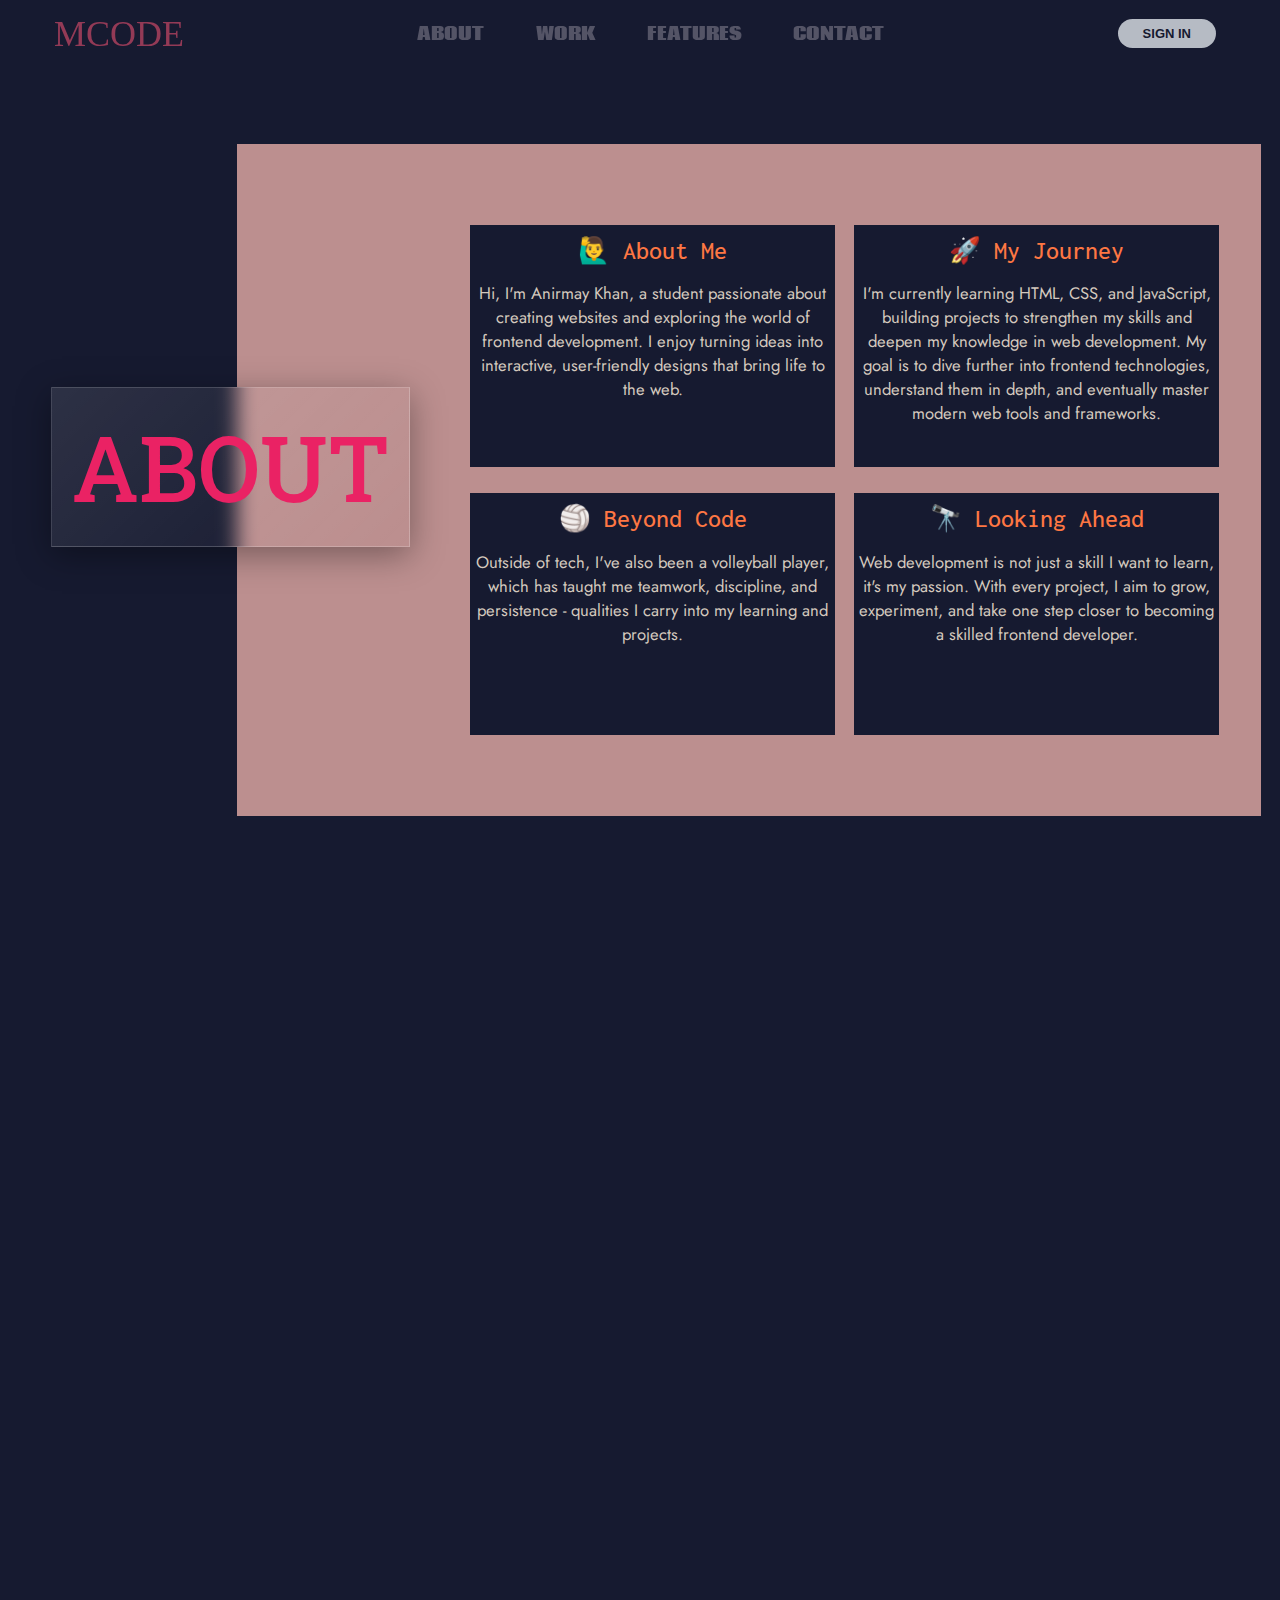
<file: about_page.html>
<!DOCTYPE html>
<html lang="en">
<head>
  <meta charset="UTF-8">
  <meta name="viewport" content="width=device-width, initial-scale=1.0">
  <link rel="stylesheet" href="about_page.css">
  <link rel="stylesheet" href="https://unpkg.com/aos@next/dist/aos.css" />
  <link rel="preconnect" href="https://fonts.googleapis.com">
<link rel="preconnect" href="https://fonts.gstatic.com" crossorigin>
<link href="https://fonts.googleapis.com/css2?family=Inconsolata:wght@200..900&family=Jost:ital,wght@0,100..900;1,100..900&family=Roboto+Slab:wght@100..900&display=swap" rel="stylesheet">
<script src="https://unpkg.com/aos@next/dist/aos.js"></script>

  <title>Document</title>
</head>
<body>
  <!-- I just copy and paste it (nav bar) from index.html and index.css because I dont know how to fetch the hole nav bar from index file to about_page file using java script🥲🥲🥲 -->
  <!---------------------------------------------Nav Bar Section---------------------------------------------------->
  <header>
      <div class="header-wrapper">
        <div class="brand">
          <input type="checkbox" class="menu-toggle" id="menuToggle"  />
          <label for="menuToggle" class="container" data-aos="fade-down" data-aos-duration="1000">
            <div class="box line1"></div>
            <div class="box line3"></div>
            <div class="box line2"></div>
          </label>
          <a href="index.html"><p id="heading" data-aos="fade-down" data-aos-duration="1500">MCODE</p></a>
        </div>

        <nav class="desktop-nav">
          <a href="#" class="a" data-aos="fade-down" id="about_button" data-aos-duration="1500">ABOUT</a>
          <a href="#" class="a" data-aos="fade-down" id="work_button" data-aos-duration="2000">WORK</a>
          <a href="#" class="a" data-aos="fade-down" id="features_button" data-aos-duration="2500">FEATURES</a>
          <a href="#" class="a" data-aos="fade-down" id="contact_button" data-aos-duration="3000">CONTACT</a>
        </nav>

        <button id="signin" data-aos="fade-down" data-aos-duration="3000">SIGN IN</button>

        <nav class="mobile-nav" id="mobileNav">
          <ul>
            <li><a href="#" id="about_button_mobile">ABOUT</a></li>
            <li><a href="#" id="work_button_mobile">WORK</a></li>
            <li><a href="#" id="features_button_mobile">FEATURES</a></li>
            <li><a href="#" id="contact_button_mobile">CONTACT</a></li>
          </ul>
        </nav>
      </div>
    </header>
    <!-------------------------------------------End Nav Bar Section-------------------------------------------------->
    <!----------------------------------------------------For desktop view------------------------------------------->
    <content>
      <div class="border" id="border_1">
        <div class="heading" id="heading_1"><p class="heading_p" id="heading_p_1" data-aos="fade-right"
     data-aos-anchor="#example-anchor"
     data-aos-offset="500"
     data-aos-duration="2500">ABOUT</p></div>
        <div class="page" id="page1" data-aos="zoom-in" data-aos-duration="1000">          
          <div class="main_container" id="main_container_1">
            <div class="row" id="row_1">
              <div class="card" id="card_1" data-aos="fade-zoom-in"
     data-aos-easing="ease-in-back"
     data-aos-delay="900"
     data-aos-offset="0">
                <p class="heading_main_p">
                  🙋‍♂️ About Me
                </p>
                <p class="main_p">
                  Hi, I'm Anirmay Khan, a student passionate about creating websites and exploring the world of frontend development. I enjoy turning ideas into interactive, user-friendly designs that bring life to the web.
                </p>
              </div>
              <div class="card" id="card_2" data-aos="fade-zoom-in"
     data-aos-easing="ease-in-back"
     data-aos-delay="950"
     data-aos-offset="0">
                <p class="heading_main_p">
                  🚀 My Journey
                </p>
                <p class="main_p">
                  I'm currently learning HTML, CSS, and JavaScript, building projects to strengthen my skills and deepen my knowledge in web development. My goal is to dive further into frontend technologies, understand them in depth, and eventually master modern web tools and frameworks.
                </p>
              </div>
            </div>
            <div class="row" id="row_2" >
              <div class="card" id="card_3" data-aos="fade-zoom-in"
     data-aos-easing="ease-in-back"
     data-aos-delay="1000"
     data-aos-offset="0">
                <p class="heading_main_p">
                  🏐 Beyond Code
                </p>
                <p class="main_p">
                  Outside of tech, I've also been a volleyball player, which has taught me teamwork, discipline, and persistence - qualities I carry into my learning and projects.
                </p>
              </div>
              <div class="card" id="card_4" data-aos="fade-zoom-in"
     data-aos-easing="ease-in-back"
     data-aos-delay="1050"
     data-aos-offset="0">
                <p class="heading_main_p">
                  🔭 Looking Ahead
                </p>
                <p class="main_p">
                  Web development is not just a skill I want to learn, it's my passion. With every project, I aim to grow, experiment, and take one step closer to becoming a skilled frontend developer.
                </p>
              </div>
            </div>
          </div>
        </div>
      </div>

      <div class="border" id="border_2">
        <div class="heading" id="heading_2"><p class="heading_p" id="heading_p_2">WORK</p></div>
        <div class="page" id="page2">          
          <div class="main_container" id="main_container_2">
            <div class="row" id="row_3">
              <div class="card" id="card_5">
                <p class="heading_main_p">
                  📌 Project 1 - Group Webpage Project
                </p>
                <p class="main_p">
                 As part of a group project, I developed the Sign In page and contributed to smaller frontend tasks. My focus was on creating a simple and user-friendly layout using HTML, CSS, and <br> (Built with: HTML, CSS, JavaScript) <br> <p id="link"><a href="https://github.com/priyotosh22/streetsupply">🔗 Click Here</a></p>
                </p>
              </div>
              <div class="card" id="card_6">
                <p class="heading_main_p">
                  📌 Project 2 - Personal Portfolio Website
                </p>
                <p class="main_p">
                  This is my first solo project — a responsive portfolio website designed to showcase my learning journey, skills, and future work. I built it using HTML, CSS, and JavaScript. <br> (Built with: HTML, CSS, JavaScript) <br> <p id="link"><a href="https://anirmay-portfolio.netlify.app/">🔗 Click Here</a></p>
                </p>
              </div>
            </div>
            <div class="row" id="row_4">
              <div class="card" id="card_7">
                <p class="heading_main_p">
                  💼 Web Development Intern — Zaalima Development
                </p>
                <p class="main_p">
                  Worked as a Web Development Intern focusing on frontend development. Duration : 25 Aug 2025 - 25 Nov 2025.Collaborated with the team to develop responsive and user-friendly web pages. Learned industry practices like version control (Git/GitHub) and teamwork in real projects.
                </p>
              </div>
            </div>
          </div>
        </div>
      </div>

      <div class="border" id="border_3">
        <div class="heading" id="heading_3"><p class="heading_p" id="heading_p_3">FEATURES</p></div>
        <div class="page" id="page3">          
          <div class="main_container" id="main_container_3">
            <div class="row" id="row_5">
              <div class="card" id="card_9">
                <p class="heading_main_p">
                  📱 Responsive Design
                </p>
                <p class="main_p">
                  The website is fully responsive, adjusting smoothly to desktops, tablets, and mobiles for a consistent experience everywhere.
              </div>
              <div class="card" id="card_10">
                <p class="heading_main_p">
                  🧭 Simple Navigation
                </p>
                <p class="main_p">
                  Clean and easy navigation makes it simple for visitors to move across sections like About, Work, Features, and Contact.
                </p>
              </div>
            </div>
            <div class="row" id="row_6">
              <div class="card" id="card_11">
                <p class="heading_main_p">
                  🎨 Modern UI
                </p>
                <p class="main_p">
                  With a dark theme, clear fonts, and smooth transitions, the design feels professional and user-friendly.
                </p>
              </div>
              <div class="card" id="card_12">
                <p class="heading_main_p">
                  🌟 Showcase Ready
                </p>
                <p class="main_p">
                  Built as a portfolio, this site highlights my projects, skills, and internship journey in an organized way.
                </p>
              </div>
            </div>
          </div>
        </div>
      </div>

      <div class="border" id="border_4">
        <div class="heading" id="heading_4"><p class="heading_p" id="heading_p_4">CONTACT</p></div>
        <div class="page" id="page4">          
          <div class="main_container" id="main_container_4">
          <div class="row_for_4">
            <div class="card" id="card_13">
              <div class="feedback">
                <input name="feedback_name" placeholder="Name" id="feedback_name" type="text" required />
                <input name="feedback_phome" placeholder="Phone" id="feedback_phone" type="tel" required />
                <input name="feedback_email" placeholder="Email" id="feedback_email" type="email" required />
                <textarea name="feedback_message" placeholder="Message" id="feedback_message" type="text" rows="5" cols="30" required ></textarea>
                <button class="feedback_button">CONTACT US</button>
              </div>
            </div>
          </div>
          </div>
        </div>
      </div>
    </content>

    <!----------------------------------------------------For mobile view------------------------------------------->
    
   

    <section>
      
    </section>
<script src="about_page.js"></script>
<script>
  AOS.init();
</script>
</body>
</html>
</file>
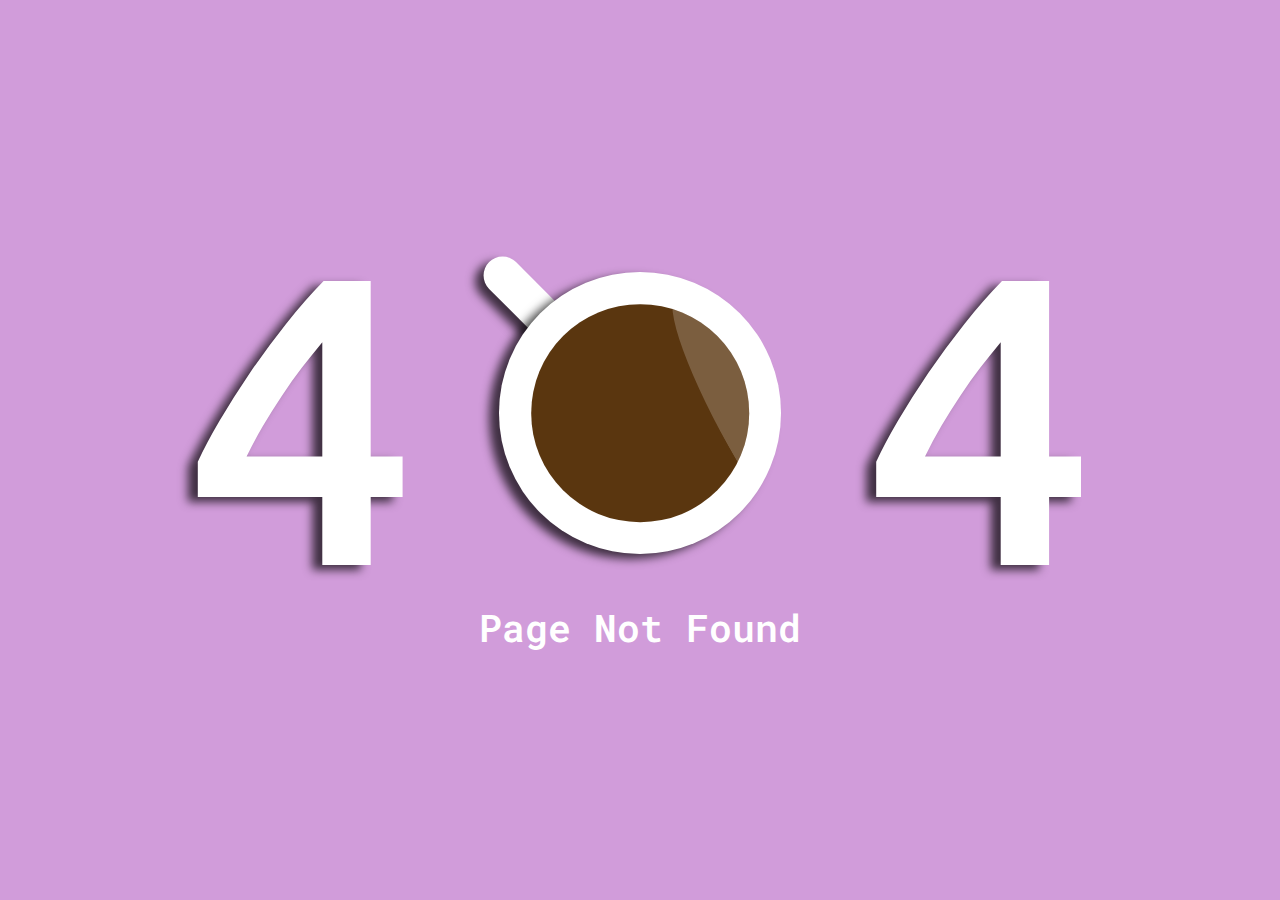
<file: error_page.html>
<!DOCTYPE html>
<html lang="en">
<head>
    <meta charset="UTF-8">
    <meta name="viewport" content="width=device-width, initial-scale=1.0">
    <link rel="stylesheet" href="error_page.css">
    <title>error_page</title>
    <link rel="preconnect" href="https://fonts.googleapis.com">
<link rel="preconnect" href="https://fonts.gstatic.com" crossorigin>
<link rel="preconnect" href="https://fonts.googleapis.com">
<link rel="preconnect" href="https://fonts.gstatic.com" crossorigin>
<link href="https://fonts.googleapis.com/css2?family=Roboto+Mono:ital,wght@0,100..700;1,100..700&family=Ubuntu:ital,wght@0,300;0,400;0,500;0,700;1,300;1,400;1,500;1,700&display=swap" rel="stylesheet">
</head>
<body>
    <span class="error_code">
        <h1><span class="for_4">4</span> 
        <span class="zero_wrapper">
            <div class="for_stick"></div>
            <div class="for_upper_0"></div>
            <div class="for_below_0">
                <div class="highlight"></div>
            </div>
        </span>
        <span class="for_4">4</span>
        </h1>
        <p>Page Not Found</p>
    </span>
</body>
</html>
</file>
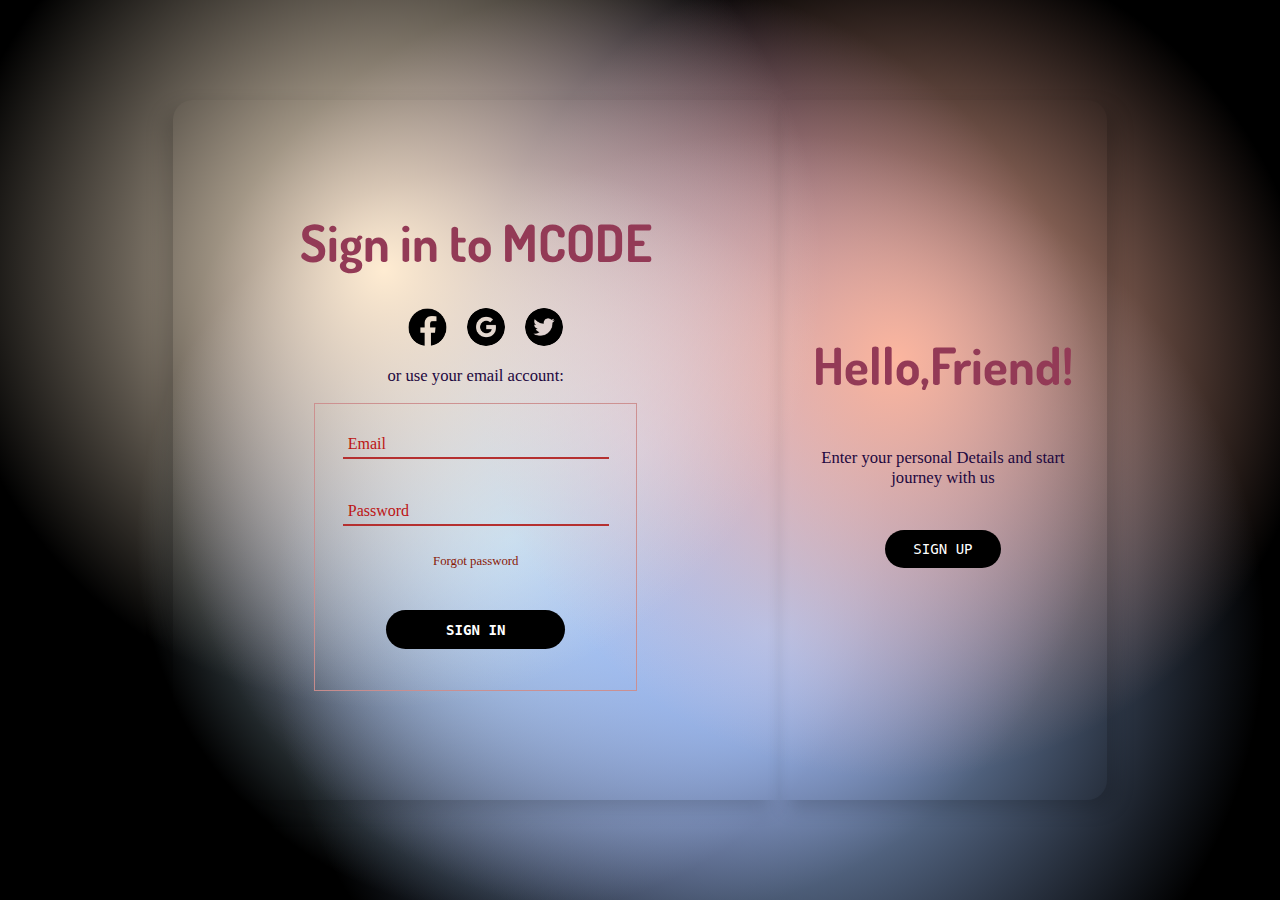
<file: login_page(mobile).html>
<!DOCTYPE html>
<html lang="en">
  <head>
    <meta charset="UTF-8" />
    <meta name="viewport" content="width=device-width, initial-scale=1.0" />
    <link rel="stylesheet" href="login_page(mobile).css" />
    <title>Register Page</title>
    <link rel="stylesheet" href="https://unpkg.com/aos@next/dist/aos.css" />
    <link rel="preconnect" href="https://fonts.googleapis.com">
    <link rel="preconnect" href="https://fonts.gstatic.com" crossorigin>
    <link href="https://fonts.googleapis.com/css2?family=Dosis:wght@200..800&display=swap" rel="stylesheet">
  </head>
  <body>
  <div class="fix_part_desktop">
    <!--==================== For desktop view only ========================-->
    <!------------------ FOR SIGNIN PAGE ------------------->
    <div class="for_signin">
      <div class="body1" id="sign_in">
        <h1 class="sign_in_body">Sign in to MCODE</h1>
        <form action="">
          <span id="signup-span">
            <a href="error_page.html" id="signin_facebook"></a>
            <a href="error_page.html" id="signin_google"></a>
            <a href="error_page.html" id="signin_twitter"></a>
          </span>
          <p class="sign_in_p">or use your email account:</p>
          <div class="sign_in_inside">
            <div class="input-group">
              <input name="email" id="signin-email" type="text" required />
              <label for="signin-email">Email</label>
            </div>
            <div class="input-group">
              <input name="password" id="signin-password" type="password" required />
              <label for="signin-password">Password</label>
            </div>
            <a href="error_page.html" class="forgot_password">Forgot password</a>
            <button class="sign_in_button">SIGN IN</button>
          </div>
        </form>
      </div>


      <div class="body1" id="sign_up">
        <h1 class="sign_in_body">Hello,Friend!</h1>
        <p class="sign_in_p">Enter your personal Details and start journey with us</p>
        <button class="sign_up_button">SIGN UP</button>
      </div>
    </div>





    <!------------------ FOR SIGNUP PAGE ------------------->
    <div class="for_signup">
        <div class="body2" id="sign_in1">
          <h1 class="sign_in_body">Welcome Back!</h1>
          <p class="sign_in_p">To keep connected with us, please login
            with your personal information</p>
          <button class="sign_up_button1">SIGN IN</button>
        </div>


      <div>
        <div class="body2" id="sign_up1">
        <h1 class="sign_in_body">Create Account</h1>
        <form action="">
          <span id="signup-span">
            <a href="error_page.html" id="signin_facebook"></a>
            <a href="error_page.html" id="signin_google"></a>
            <a href="error_page.html" id="signin_twitter"></a>
          </span>
          <p class="sign_in_p">or use your email for registration :</p>
          <div class="sign_in_inside">
            <div class="input-group">
              <input name="text" id="signin-username" type="text" required />
              <label for="signin-username">Username</label>
            </div>
            <div class="input-group">
              <input name="text" id="signin-email1" type="email" required />
              <label for="signin-email1">Email</label>
            </div>
            <div class="input-group">
              <input name="Phone" id="signin-phone" type="tel" required />
              <label for="signin-phone">Phone no</label>
            </div>
            <div class="input-group">
              <input name="password" id="signin-password1" type="password" required />
              <label for="signin-password1">Password</label>
            </div>
            <button class="sign_in_button1">SIGN UP</button>
          </div>
        </form>
        </div>
      </div>
    </div>
  </div>





  <!--==================== For mobile view only ========================-->
  <!------------------ FOR SIGNIN PAGE ------------------->
  
  <div class="fix_part_mobile">
      <div class="fix_part1">
          <a href=""><div class="fix_part1_signin">SIGN IN</div></a>
          <a href=""><div class="fix_part1_signup">SIGN UP</div></a>
      </div>
      <div class="fix_part2">


          <!------------------ FOR SIGNIN PAGE ------------------->
          <div class="for_signin_mobile">
              <h1 class="sign_in_body_mobile">Sign in to MCODE</h1>
              <form action="">
              <span id="signup-span_mobile">
                  <a href="error_page.html" id="signin_facebook_mobile"></a>
                  <a href="error_page.html" id="signin_google_mobile"></a>
                  <a href="error_page.html" id="signin_twitter_mobile"></a>
              </span>
              <p class="sign_in_p_mobile">or use your email account:</p>
                  <div class="sign_in_inside_mobile">
                      <div class="input-group_mobile">
                          <input name="email" id="signin-email_mobile" type="text" required />
                          <label for="signin-email_mobile">Email</label>
                      </div>
                      <div class="input-group_mobile">
                      <input name="password" id="signin-password_mobile" type="password" required />
                      <label for="signin-password_mobile">Password</label>
                      </div>
                      <a href="error_page.html" class="forgot_password_mobile">Forgot password</a>
                      <button class="sign_in_button_mobile">SIGN IN</button>
                  </div>
              </form>
          </div>



          <!-- ---------------- FOR SIGNUP PAGE ------------------->

          <div class="body2_mobile" id="sign_up1_mobile">
                  <h1 class="sign_in_body_mobile">Create Account</h1>
                  <form action="">
                      <span id="signup-span_mobile">
                          <a href="error_page.html" id="signin_facebook_mobile"></a>
                          <a href="error_page.html" id="signin_google_mobile"></a>
                          <a href="error_page.html" id="signin_twitter_mobile"></a>
                      </span>
                      <p class="sign_in_p_mobile">or use your email for registration :</p>
                      <div class="sign_in_inside_mobile">
                          <div class="input-group_mobile">
                              <input name="text" id="signin-username" type="text" required />
                              <label for="signin-username">Username</label>
                          </div>
                          <div class="input-group_mobile">
                              <input name="email" id="signin-email1_mobile" type="email" required />
                              <label for="signin-email1_mobile">Email</label>
                          </div>
                          <div class="input-group_mobile">
                              <input name="Phone" id="signin-phone_mobile" type="tel" required />
                              <label for="signin-phone_mobile">Phone no</label>
                          </div>
                          <div class="input-group_mobile">
                              <input name="password" id="signin-password1_mobile" type="password" required />
                              <label for="signin-password1_mobile">Password</label>
                          </div>
                          <button class="sign_in_button1_mobile">SIGN UP</button>
                      </div>
                  </form>
          </div>

      </div>
  </div>
    
    
  <script src="login_page(mobile).js"></script>
  </body>
</html>
</file>
<file: about_page.css>
/* I just copy and paste it (nav bar) from index.html and index.css because I dont know how to fetch the hole nav bar from index file to about_page file using java script🥲🥲🥲 */
/*-------------------------------------------Nav Bar Section--------------------------------------------------*/
@import url('https://fonts.googleapis.com/css2?family=Coda&display=swap');

body {
  background: black;
}

.brand a {
  text-decoration: none;
}
#heading {
  font-family: Cambria, Cochin, Georgia, Times, "Times New Roman", serif;
  font-size: 2.25rem;
  color: rgb(147, 58, 86);
  cursor:pointer;
  margin-bottom: 0px;
  margin-top: 0px;
}
header {
  margin: auto;
  width: 100%;
  position: fixed;
  top: 0;
  left: 0;
  width: 100%;
  z-index: 1000; 
  background: black;
  top: 1vw;
  background-color: transparent;
}
header > div {
  display: flex;
  margin: auto;
  justify-content: space-between;
  align-items: center;
  max-height: 50px;
}
.header-wrapper {
  display: flex;
  justify-content: space-between;
  align-items: center;
  width: 90%;
  margin: auto;
}

.brand {
  display: flex;
  align-items: center;
  gap: 20px;
  margin-left: clamp(-10px, 5vw, -20px);
}
nav {
  width: 35%;
  max-width: 40%;
  display: flex;
  justify-content: space-around;
}
.desktop-nav a {
  text-decoration: none;
  color: #545466;
  display: inline-block;
  padding: 6px 12px;
  border-radius: 10px;
  transition: all 1s ease;
  transition-duration: 1s;
}
#signin {
  border-radius: 20px;
  padding: 7px 25px 7px 25px;
  font-size: 13px;
  z-index: 2;
  cursor: pointer;
  font-family: "Alegreya Sans", sans-serif;
  font-weight: 700;
  font-style: normal;
  border: none;
}
.desktop-nav{
  z-index: 2;
  font-family: "Coda", system-ui;
  font-weight: 600;
  font-style: normal;
  font-size: 18px;
}
/*------------Nav Bar for mobile devices--------------*/
#menuToggle {
  display: none;
}
.container {
  display: none;
  flex-direction: column;
  gap: 3px;
  cursor: pointer;
  position: relative;
  z-index: 1300;
}
.box {
  height: clamp(3px, 1vw, 5px);
  width: clamp(25px, 5vw, 30px);
  background-color: rgb(197, 122, 145);
  transition: transform 0.3s, opacity 0.3s;
}

#menuToggle:checked + .container .line1 {
  transform: rotate(45deg) translate(5px, 6.2px);
}
#menuToggle:checked + .container .line2 {
  transform: rotate(-45deg) translate(5px, -6.2px);
}
#menuToggle:checked + .container .line3 {
  opacity: 0;
  transform: scaleX(0);
}
/*-------------End Nav Bar for mobile devices--------------*/

/*-------------------Mobile Sidebar----------------------*/
.mobile-nav {
  position: fixed;
  top: 0;
  left: 0;
  height: 100%;
  background: linear-gradient(to bottom, #000000 0%, #0a0a2e 40%, #0057ff 100%);
  transform: translateX(-100%);
  transition: transform 0.3s ease;
  padding: 2rem 1rem;
  z-index: 1200;
  display: none;
}

.mobile-nav.open {
  transform: translateX(0);
}

.mobile-nav ul {
  list-style: none;
  padding: 0;
}

.mobile-nav ul li {
  margin: 2rem 0;
  
}

.mobile-nav ul li a {
  color: #3e3d5e;
  text-decoration: none;
  font-size: 18px;
  font-family: "Coda", system-ui;
  font-weight: 900;
  font-style: normal;
  
}


/*---------------Hover and click----------------*/
#signin {
  background-color: #B6BBC4; 
  color: #161A30; 
}
#signin:hover { 
  background-color: #3e3d5e; 
  color: #F0ECE5;
  
}
#signin:active { 
  background-color: #B6BBC4; 
  color: #161A30; 
}
.desktop-nav a:hover {
  background-color: #31304D;
  color: #F0ECE5;
}
body {
  overflow: hidden;
}

/* ======================= Responsive ================== */
/*---------------For Tablet----------------*/
@media (max-width: 1500px) {
  nav {
    width: 45%;
    max-width: 90%;
  }
}

/*--------------For Mobile-----------------*/
@media (max-width: 890px) {
  .desktop-nav { 
    display: none; 
  }
  .container { 
    display: flex; 
  }
  .mobile-nav { 
    display: flex;
    width: clamp(150px, 45vw, 250px);
   }
  #heading { 
    font-size: clamp(25px, 5vw, 36px); 
  }
}
@media (max-width: 700px) {
  #signin { 
    font-size: clamp(10px, 2vw, 12px); 
  }
}
/*-------------------------------------------End Nav Bar Section--------------------------------------------------*/

/*-----------------------------------About Page Section for pc--------------------------------------------------*/
html, body {
  margin: 0;
  padding: 0;
  height: 100%;
  scroll-behavior: smooth;
  scroll-snap-type: y mandatory;
  overflow-y: auto;
  background: #161A30;
}
content {
  display: inline;
}
.border {
  height: 100%;
  width: 100%;
  position: relative;
  scroll-snap-align: start;
  display: flex;
  justify-content: center;
  align-items: center;
  /* border: 2px solid red; */
  padding-top: 60px;
  box-sizing: border-box;
}
.page {
  position: relative;
  display: flex;
  height: 80%;
  width: clamp(30em, 80vw, 100em);
  background-color: rosybrown;
  justify-content: center;
  align-items: center;
  /* filter: blur(4px); */
}
#page1,#page3 {
  left: 8.5%;
}
#page2,#page4 {
  left: -8.5%;
}

.heading_p {
  z-index: 1;
  position: absolute;
  color: #EA2264;
  /* background-color: #640D5F; */
  display: flex;
  text-align: center;
  justify-content: center;
  align-items: center;
  font-size: clamp(2em,7vw,10em);
  padding: 20px;
  top: 33vh;
  font-family: "Roboto Slab", serif;
  font-optical-sizing: auto;
  font-weight: 500;
  font-style: normal;
  background: linear-gradient(135deg, rgba(255, 255, 255, 0.1), rgba(255, 255, 255, 0));
  backdrop-filter: blur(10px);
  -webkit-backdrop-filter: blur(10px);
  border:1px solid rgba(255, 255, 255, 0.18);
  box-shadow: 0 8px 32px rgba(0, 0, 0, 0.37);
}

#heading_p_1 {
  left: 4vw;
}
#heading_p_3 {
  left: 2vw;
  top: 35vh;
  font-size: clamp(2em,6vw,10em);
}
@media (max-width: 1100px) {
  #heading_p_1,#heading_p_2,#heading_p_3,#heading_p_4 {
    top: 42vh;
  }
}
#heading_p_2{
  left: 68vw;
}
#heading_p_4  {
  left: 62vw;
}
.main_container {
  height: 80%;
  width: 60vw;
  /* background-color: blue; */
  position: relative;
  left: 7.5vw;
  display: flex;
  justify-content: space-around;
  flex-direction: column;
  text-align: center;
  flex-wrap: wrap;
  align-content: flex-start;
}
#main_container_2,#main_container_4 {
  left: -8vw;
}
.row {
  height: 45%;
  width: 100%;
  /* background-color: green; */
  display: flex;
  justify-content: space-around;
  align-items: center;
  position: relative;
}
.row_for_4 {
  height: 100%;
  width: 50vw;
  /* background-color: green; */
  display: flex;
  justify-content: center;
  position: relative;
}
.row_13 {
  height: 100%;
}
.card {
  height: 100%;
  width: 28.5vw;
  background-color: #161A30;
  display: flex;
  flex-direction: column;
  text-align: center;
  overflow: hidden;
  overflow-y: auto;
  overflow-x: auto;
  filter: none;
}
#card_7 {
  width: 47vw;
}
#card_1, #card_2 {
  order: 1;
  position: relative;
  
}
#card_3, #card_4 {
  order: 2;
  position: static;
  top: 50%;
}
/* 340,800 */
#card_13 {
  width: clamp(340px,40vw,800px);
  position: absolute;
  left: 2vw;
}
.heading_main_p {
  color: #FE7743;
  font-size: clamp(20px,2vw,30px);
  font-family: "Inconsolata", monospace;
  font-optical-sizing: auto;
  font-weight: 500;
  font-style: normal;
  font-variation-settings:
  "wdth" 100;
  margin: 10px 0px 0px 0px;
}
.main_p,#link {
  color: #D4C9BE;
  font-size: clamp(14px,1.3vw,21px);
  padding: 0px 4px 0px 4px;
  font-family: "Jost", sans-serif;
  font-optical-sizing: auto;
  font-weight: 400;
  font-style: normal;
}
#link {
  margin: 0px 0px 0px 0px;
  cursor: pointer;
}
#link a {
  text-decoration: none;
  color: #c772f4;
}
.feedback {
  display: flex;
  flex-direction: column;
  gap: 10px;
  width: 80%;
  height: 70%;
  margin: auto auto;
  justify-content: center;
  /* background-color: brown; */
}

.feedback input,
.feedback textarea {
  width: 100%;
  min-width: 0;
  box-sizing: border-box;
  padding: 10px;
  font-size: 1rem;
  border-radius: 6px;
  border: 1px solid #ccc;
}

.feedback input {
  height: 40px;
}

.feedback textarea {
  min-height: 80px;
  resize: vertical;
}

.feedback_name {
  height: 50px;
}
.feedback_button {
  height: 40px;
  background-color: #D4C9BE;
  color: black;
}
/*-----------------------------------About Page Section for mobile--------------------------------------------------*/

@media (max-width: 750px) {
  section {
    display: inline;
  }
  .page {
    height: 85%;
    width: clamp(22em, 80vw, 100em);
  }
  #page1,#page2,#page3,#page4 {
    left: 0%;
    top: 6vw;
  }
  #page4 {
    display: flex;
    justify-content: center;
  }
  .heading_p {
    z-index: 1;
    position: absolute;
    display: flex;
    text-align: center;
    justify-content: center;
    align-items: center;
    font-size: clamp(2em,7vw,10em);
    padding: 20px;
    top: 7% !important;
    left: 35% !important;
  }
  #heading_p_3 {
    left: 30% !important;
  }
  #heading_p_4 {
    left: 32% !important;
  }
  .main_container {
    height: 90%;
    width: 80vw;
    top: 4%;
    /* background-color: blue; */
    left: 0vw;
  }
  #main_container_4 {
    width: 50vw;
    left: -6vw;
  }
  #main_container_2 {
    left: 0vw;
  }
  .card {
    height: 100%;
    width: 37vw;
  }
  #card_7 {
    width: 47vw;
  }
  #card_13 {
    height: 100%;
    width: clamp(250px,60vw,800px);
    /* left: 6vw; */
  }
}
@media (max-width: 426px) {
    #heading_p_1 {
      left: 32% !important;
    }
}
@media (max-width: 404px) {
  #heading_p_2 {
    left: 32% !important;
  }
}
@media (max-width: 498px) {
  #heading_p_3 {
    left: 27% !important;
  }
}
@media (max-width: 454px) {
  #heading_p_4 {
    left: 26% !important;
  }
}
</file>
<file: error_page.css>
body {
    margin: 0;
    height: 100vh;   
    display: flex;
    justify-content: center;
    align-items: center;     
    background-color: rgb(209, 156, 218);
}
.for_4 {
    font-family: "Ubuntu", sans-serif;
    font-weight: 500;
    font-style: normal;
    text-shadow: -10px 5px 10px rgba(0, 0, 0, 0.7);
}
.error_code {
    text-align: center;
    font-size: 16vw;
    margin-bottom: 9%;
}

h1 {
    display: flex;
    margin: 0;
    flex-direction: row;
    align-items: center;       
    gap: 0.2em;
    color: white;          
}

.zero_wrapper {
    position: relative;
    width: 22vw;
    height: 22vw;
}

.for_upper_0 {
    position: absolute;
    top: 0;
    left: 0;
    height: 22vw;
    width: 22vw;
    background-color: white;
    border-radius: 50%;
    z-index: 1;
    box-shadow: -10px 5px 10px rgba(0, 0, 0, 0.7);
}

.for_below_0 {
    position: absolute;
    top: 50%;
    left: 50%;
    transform: translate(-50%, -50%);
    height: 17vw;
    width: 17vw;
    background-color: rgb(90, 54, 15);
    border-radius: 50%;
    z-index: 2;
    overflow: hidden;
}
.highlight {
            position: absolute;
            width: 70%;
            height: 200%;
            top: -80%;
            left: 70%;
            background: rgba(255,255,255,0.2);
            border-radius: 30%;
            transform: rotate(-30deg);
            clip-path: ellipse(20% 40% at 20% 70%);
        }
.for_stick {
    position: relative;
    left: -8%;
    height: 3vw;
    width: 6.4vw;
    background-color: white;
    transform: rotate(45deg);
    border-top-left-radius: 2vw;
    border-bottom-left-radius: 2vw;
    z-index: 1;
    box-shadow: -2px 10px 10px rgba(0, 0, 0, 0.7);
}
p {
    font-size: 3vw;
    margin: -5%;
    color: white;
    font-family: "Roboto Mono", monospace;
  font-optical-sizing: auto;
  font-weight: 600;
  font-style: normal;
}
</file>
<file: login_page(mobile).css>
/*------------------SIGN IN PAGE-----------------*/
body {
  margin: 0;
  height: 100vh;
  display: flex;
  justify-content: center;
  align-items: center;
  background: radial-gradient(circle at 30% 30%, #ffecd2, transparent 40%),
              radial-gradient(circle at 70% 40%, #fcb69f, transparent 40%),
              radial-gradient(circle at 60% 70%, #a1c4fd, transparent 50%),
              radial-gradient(circle at 40% 60%, #c2e9fb, transparent 40%),
              radial-gradient(circle at 50% 50%, #d4a5ff, transparent 60%),
              #000;
}
.fix_part_mobile {
  display: none;
}
.fix_part_desktop {
  display: flex;
}
.for_signin {
  display: flex;
  justify-content: center;
  align-items: center;
}

#sign_in {
  height: clamp(30em, 72vh, 90em);
  width: clamp(10em, 40vw, 80em);
  align-items: center;
  flex: 2;
  background: transparent;
  /* border: 1px solid rgba(255, 255, 255, 0.3); */
  box-shadow: -8px 8px 20px rgba(0, 0, 0, 0.2);
  border-top-left-radius: 20px;
  border-bottom-left-radius: 20px;
}

#sign_up {
  height: clamp(30em, 72vh, 90em);
  width: clamp(5em, 25vw, 50em);
  align-items: center;
  flex: 1;
  background: transparent;
  /* border: 1px solid rgba(255, 255, 255, 0.3); */
  box-shadow: 8px 8px 20px rgba(0, 0, 0, 0.2);
  border-top-right-radius: 20px;
  border-bottom-right-radius: 20px;
}

.body1,.body2,.body2_mobile {
  display: flex;
  flex-direction: column;
  justify-content: center;
  align-items: center;
  height: 100%;
  padding: 2vw;
  text-align: center;
}

#signup-span ,.signup-span_mobile{
  display: flex;
  justify-content: center;
  margin-bottom: 20px;
  /* margin-top: -20px; */
}

#signin_facebook,#signin_facebook_mobile,#signin_google,#signin_google_mobile,#signin_twitter,#signin_twitter_mobile {
  background-size: cover;
  border-radius: 50%;
  height: clamp(2rem, 3vw, 8rem);
  width: clamp(2rem, 3vw, 8rem);
  margin-left: 20px;
  display: inline-block;
}

#signin_facebook,#signin_facebook_mobile {
  background-image: url(facebook.png);
  background-size: cover;
  transition-duration: 0.4s;
}
#signin_facebook:hover {
  background-image: url(facebook-white.png);
  background-size: cover;
}
#signin_facebook_mobile:hover {
  background-image: url(facebook-white.png);
  background-size: cover;
}
#signin_google,#signin_google_mobile {
  background-image: url(social.png);
  background-size: cover;
  transition-duration: 0.4s;
}
#signin_google:hover {
  background-image: url(letter-g.png);
  background-size: cover;
}
#signin_google_mobile:hover {
  background-image: url(letter-g.png);
  background-size: cover;
}
#signin_twitter,#signin_twitter_mobile {
  background-image: url(twitter.png);
  background-size: cover;
  transition-duration: 0.4s;
}
#signin_twitter:hover {
  background-image: url(twitter-white.png);
  background-size: cover;
}
#signin_twitter_mobile:hover {
  background-image: url(twitter-white.png);
  background-size: cover;
}

.sign_in_body ,.sign_in_body_mobile {
  margin-top: 0;
  font-size: clamp(1rem, 4vw, 8rem);
  text-align: center;
  color: rgb(147, 58, 86);
  font-family: "Dosis", sans-serif;
  font-optical-sizing: auto;
  font-weight: 700;
  font-style: normal;
}

.sign_in_p, .sign_in_p_mobile {
  font-size: clamp(0.5rem, 1.3vw, 3rem);
  color: #1d0840;
}

.sign_in_inside,.sign_in_inside_mobile {
  display: flex;
  flex-direction: column;
  gap: 1rem;
  width: auto;
  margin: 0 auto;
  padding: 1rem;
  background: transparent;
  border: 1px solid rgba(204, 141, 141, 0.943);
  justify-content: center;
  align-items: center;
}

.sign_in_button,.sign_in_button_mobile {
  margin-top: 2vw;
  margin-bottom: 2vw;
  border-radius: 30px;
  font-size: clamp(0.8rem, 1.1vw, 4rem);
  height: clamp(2rem, 3vw, 7rem);
  width: clamp(5rem, 14vw, 50rem);
  cursor: pointer;
  border: none;
  background-color: black;
  color: white;
  transition: background-color 0.6s ease;
  font-family: "IBM Plex Mono", monospace;
  font-weight: 600;
  font-style: normal;
}
.sign_in_button:hover {
  background-color: white;
  color: black;
}
.sign_in_button_mobile:hover {
  background-color: white;
  color: black;
}

.sign_up_button,.sign_up_button1 {
  margin-top: 2vw;
  border-radius: 30px;
  font-size: clamp(0.8rem, 1.1vw, 4rem);
  height: clamp(2rem, 3vw, 7rem);
  width: clamp(5rem, 9vw, 50rem);
  cursor: pointer;
  border: none;
  background-color: black;
  color: white;
  transition: background-color 0.6s ease;
  font-family: "IBM Plex Mono", monospace;
  font-weight: 500;
  font-style: normal;
}
.sign_up_button:hover {
  background-color: white;
  color: black;
}
.sign_up_button1:hover {
  background-color: white;
  color: black;
}
.forgot_password {
  text-decoration: none;
  color: rgb(136, 25, 7);
  font-size: clamp(0.5rem, 1vw, 4rem);
}
.forgot_password_mobile {
  text-decoration: none;
  color: rgb(136, 25, 7);
  font-size: clamp(0.5rem, 1.8vw, 5rem);
}

.input-group,.input-group_mobile {
    position: relative;
    margin: clamp(0rem, 0.9vw, 3rem);
    border-bottom: 2px solid #b53030;
}

.input-group label {
    position: absolute;
    top: 50%;
    left: 5px;
    transform: translateY(-50%);
    font-size: clamp(0.5rem, 2vw, 1rem);
    color: #bc1414;
    pointer-events: none;
    transition-duration: 0.3s;
}
.input-group_mobile label {
    position: absolute;
    top: 50%;
    left: 5px;
    transform: translateY(-50%);
    font-size: clamp(0.5rem, 2vw, 1rem);
    color: #bc1414;
    pointer-events: none;
    transition-duration: 0.3s;
}

.input-group input {
    width: clamp(10rem, 20vw, 30rem);
    height: clamp(1rem, -1vw, 5rem);
    font-size: 16px;
    color: #e30000;
    padding: 5px;
    background: transparent;
    border: none;
    outline: none;
}
.input-group_mobile input {
    width: clamp(10rem, 20vw, 30rem);
    height: clamp(1rem, -1vw, 5rem);
    font-size: 16px;
    color: #e30000;
    padding: 5px;
    background: transparent;
    border: none;
    outline: none;
}

.input-group input:focus + label,
.input-group input:valid + label {
    top: -5px;
    font-size: 12px;
    color: #bc1414;
}
.input-group_mobile input:focus + label,
.input-group_mobile input:valid + label {
    top: -5px;
    font-size: 12px;
    color: #bc1414;
}


/*------------------SIGN UP PAGE-----------------*/

.for_signup {
  display: none;
  justify-content: center;
  align-items: center;
}

#sign_up1,#sign_up1_mobile {
  height: clamp(30em, 72vh, 90em);
  width: clamp(10em, 40vw, 80em);
  align-items: center;
  flex: 2;
  background-color: yellow;
  border-top-right-radius: 20px;
  border-bottom-right-radius: 20px;
  background: transparent;
  /* backdrop-filter: blur(5px); */
  /* border: 1px solid rgba(255, 255, 255, 0.3); */
    box-shadow: 8px 8px 20px rgba(0, 0, 0, 0.2);
}

#sign_in1 {
  height: clamp(30em, 72vh, 90em);
  width: clamp(5em, 25vw, 50em);
  align-items: center;
  flex: 1;
  background-color: green;
  border-top-left-radius: 20px;
  border-bottom-left-radius: 20px;
  background: transparent;
  backdrop-filter: blur(5px);
  /* border: 1px solid rgba(255, 255, 255, 0.3); */
  box-shadow: -8px 8px 20px rgba(0, 0, 0, 0.2);
}

.sign_in_button1,.sign_in_button1_mobile {
  margin-bottom: 2vw;
  border-radius: 30px;
  font-size: clamp(0.8rem, 1.1vw, 4rem);
  height: clamp(2rem, 3vw, 7rem);
  width: clamp(5rem, 14vw, 50rem);
  cursor: pointer;
  border: none;
  background-color: black;
  color: white;
  transition: background-color 0.6s ease;
  font-family: "IBM Plex Mono", monospace;
  font-weight: 600;
  font-style: normal;
}
.sign_in_button1:hover {
  background-color: white;
  color: black;
}
.sign_in_button1_mobile:hover {
  background-color: white;
  color: black;
}
/*--============================For Mobile============================--*/

/*------------------SIGN IN PAGE-----------------*/

@media (max-width: 750px) {
  .fix_part_mobile {
    display: flex;
    flex-direction: column;
    justify-content: center;
    align-items: center;
    width: 100%;
  }
  .body2_mobile {
    display: none;
  }
  .fix_part_desktop {
    display: none;
  }
  body {
    height: 100vh;
    background: radial-gradient(circle at 30% 30%, #ffecd2, transparent 40%),
                radial-gradient(circle at 70% 40%, #fcb69f, transparent 40%),
                radial-gradient(circle at 60% 70%, #a1c4fd, transparent 50%),
                radial-gradient(circle at 40% 60%, #c2e9fb, transparent 40%),
                radial-gradient(circle at 50% 50%, #d4a5ff, transparent 60%),
                #000;
    min-height: 100vh;
    display: flex;
    flex-direction: column;
    justify-content: center;
    align-items: center;
    margin: 0;
  }
  .fix_part1 {
    background-color: transparent;
    height: clamp(50px, 1vh, 200px);
    width: 90vw;
    display: flex;
    justify-content: center;
    align-items: center;
    border-top-left-radius: 200px;
    border-top-right-radius: 20px;
    text-align: center;
  }
  .fix_part1 a {
    text-decoration: none;
  }
  .fix_part2 {
    background-color: rgb(135, 97, 97);
    height: 80vh;
    width: 90vw;
    display: flex;
    justify-content: center;
    z-index: 1;
    align-items: center;
    background: transparent;
    box-shadow: -8px 8px 20px rgba(0, 0, 0, 0.2),
                8px 8px 20px rgba(0, 0, 0, 0.2);
  }
  .fix_part1_signin {
    background: transparent;
    box-shadow: 8px -8px 20px rgba(0, 0, 0, 0.2);
    color: #1d5c58;
    background-color: #976464;
    border-top-left-radius: 20px;
    height: 7vh;
    width: 45vw;
    font-size: clamp(20px, 3.5vw, 25px);
    display: flex;
    justify-content: center;
    z-index: 2;
    align-items: center;
    border-right: solid 2px rgba(255, 255, 255, 0.2);
    margin-top: -2%;
  }
  .fix_part1_signin:hover {
    background: rgba(255, 255, 255, 0.1);
  }
  .fix_part1_signup {
    background: transparent;
    box-shadow: -8px -8px 20px rgba(0, 0, 0, 0.2);
    color: #1d5c58;
    border-top-right-radius: 20px;
    height: 7vh;
    width: 45vw;
    font-size: clamp(20px, 3.5vw, 40px);
    display: flex;
    justify-content: center;
    align-items: center;
    margin-top: -2%;
  }
  .fix_part1_signup:hover {
    background: rgba(255, 255, 255, 0.1);
  }
  .for_signin_mobile {
    flex-direction: column;
    text-align: center;
    display: flex;
  }
  .sign_in_body_mobile {
    font-size: 7.7vw;
    text-align: center;
  }
  .sign_in {
    height: auto;     
    width: 100%;      
    box-shadow: none; 
    border-radius: 0; 
    backdrop-filter: none; 
    flex: none; 
  }
  #signin_facebook_mobile,#signin_google_mobile,#signin_twitter_mobile {
    background-size: cover;
    border-radius: 50%;
    height: clamp(1.9rem, 5vw, 8rem);
    width: clamp(1.9rem, 5vw, 8rem);
    margin-left: 20px;
    display: inline-block;
  }
  .sign_in_p_mobile {
    font-size: clamp(0.9rem, 2vw, 3rem);
  }
  .sign_in_inside_mobile {
    display: flex;
    flex-direction: column;
    gap: 1rem;
    width: clamp(1.9rem, 45vw, 25rem);
    margin: 0 auto;
    padding: 1rem;
    background: transparent;
    border: 1px solid rgba(204, 141, 141, 0.943);
    justify-content: center;
    align-items: center;
  }
  .input-group_mobile input {
    width: clamp(10rem, 40vw, 30rem);
    height: clamp(1rem, -1vw, 5rem);
  }
  .forgot_password_mobile {
    font-size: clamp(0.5rem, 1.5vw, 4rem);
  }
  .input-group_mobile label {
    position: absolute;
    top: 50%;
    left: 5px;
    transform: translateY(-50%);
    font-size: clamp(0.5rem, 4vw, 1rem);
    color: #bc1414;
    pointer-events: none;
    transition-duration: 0.3s;
  }


/*------------------SIGN UP PAGE-----------------*/
  #sign_up1_mobile {
    height: clamp(30em, 79vh, 90em);
    border-top-right-radius: 0px;
    z-index: 2;
  }
  .fix_part1 {
    z-index: 1;
  }

}
</file>
